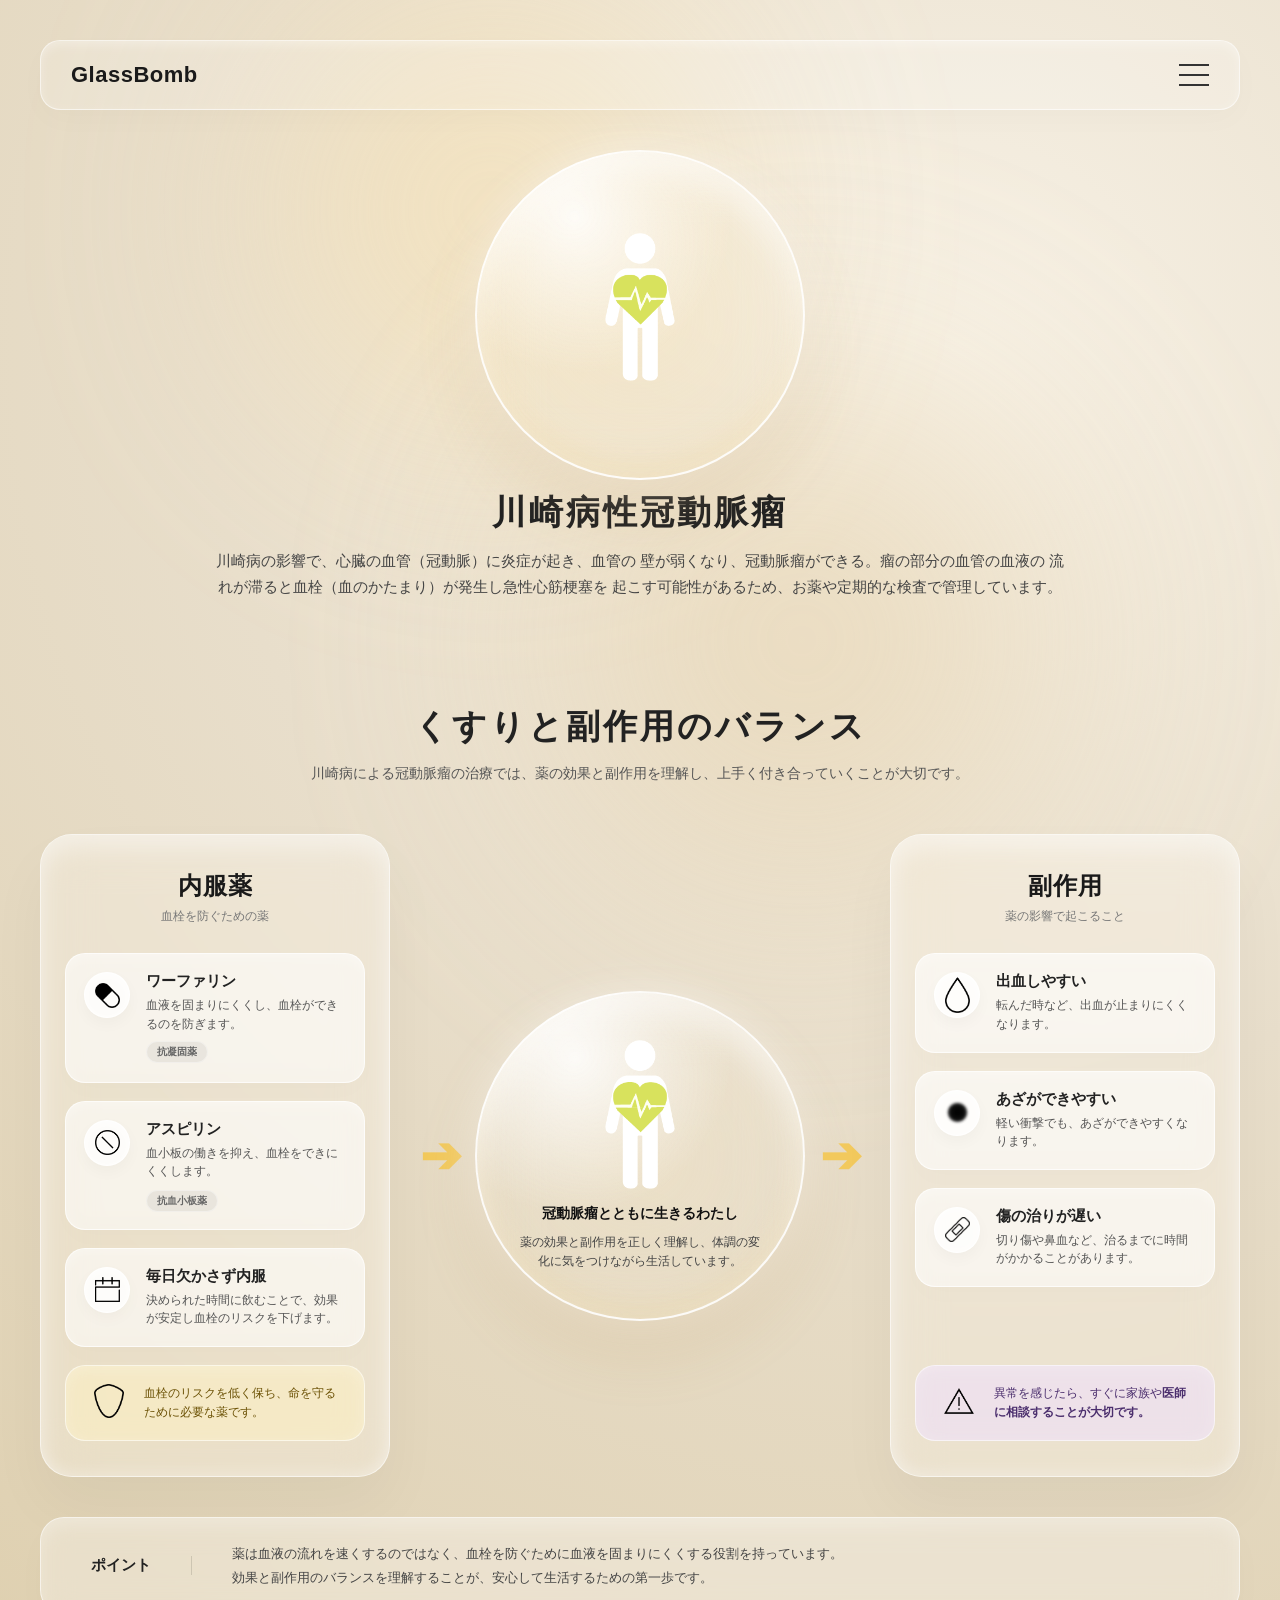
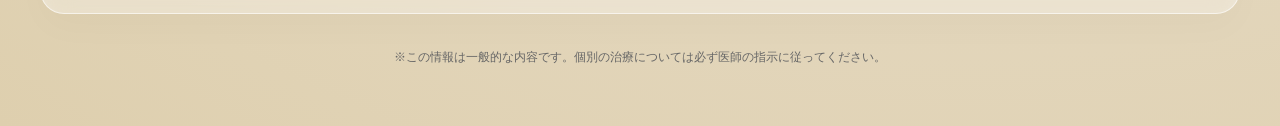
<file: index.html>
<!DOCTYPE html>
<html lang="ja">

<head>
    <meta charset="UTF-8">
    <link rel="stylesheet" href="style.css">
    <script src="script.js" defer></script>
    <meta name="viewport" content="width=device-width, initial-scale=1.0">
    <title>Document</title>
</head>

<body>
    <header>
        <div class="maintittle">
            <a href="index.html">
                <h1>GlassBomb</h1>
            </a>
        </div>

        <button class="menu-btn" id="menuBtn" aria-label="メニューを開く">
            <span></span>
            <span></span>
            <span></span>
        </button>

        <ul class="nav-menu" id="navMenu">
            <li>
                <p>GlassBomb</p>
            </li>
            <li><a href="index.html">川崎病性冠動脈瘤とは</a></li>
            <li><a href="content1.html">自分と病気とは</a></li>
        </ul>
    </header>
    <main>
        <div class="section1">
            <div class="center-container">
                <div class="circle-display">
                    <div class="human-icon"><img src="images/aset1.png"></div>
                </div>
            </div>
            <div class="section1-tittle">
                <p>
                    川崎病性冠動脈瘤
                </p>
            </div>
            <div class="section1-subtitle">
                <p>
                    川崎病の影響で、心臓の血管（冠動脈）に炎症が起き、血管の 壁が弱くなり、冠動脈瘤ができる。瘤の部分の血管の血液の 流れが滞ると血栓（血のかたまり）が発生し急性心筋梗塞を
                    起こす可能性があるため、お薬や定期的な検査で管理しています。
                </p>
            </div>
        </div>

        <div class="section2">
            <div class="section2-title">
                <p>
                    くすりと副作用のバランス
                </p>
            </div>
            <div class="section2-subtitle">
                <p>
                    川崎病による冠動脈瘤の治療では、薬の効果と副作用を理解し、上手く付き合っていくことが大切です。
                </p>
            </div>
        </div>

        <div class="section3">
            <div class="grid">

                <section class="card border-card">
                    <h3 class="card-title">内服薬</h3>
                    <p class="card-subtitle">血栓を防ぐための薬</p>

                    <div class="item-box">
                        <span class="item-icon icon-pink"><img src="images/aset3.png"></span>
                        <div class="item-text">
                            <h4>ワーファリン</h4>
                            <p>血液を固まりにくくし、血栓ができるのを防ぎます。</p>
                            <span class="badge">抗凝固薬</span>
                        </div>
                    </div>

                    <div class="item-box">
                        <span class="item-icon icon-white"><img src="images/aset4.png"></span>
                        <div class="item-text">
                            <h4>アスピリン</h4>
                            <p>血小板の働きを抑え、血栓をできにくくします。</p>
                            <span class="badge">抗血小板薬</span>
                        </div>
                    </div>

                    <div class="item-box">
                        <span class="item-icon icon-green"><img src="images/aset2.png"></span>
                        <div class="item-text">
                            <h4>毎日欠かさず内服</h4>
                            <p>決められた時間に飲むことで、効果が安定し血栓のリスクを下げます。</p>
                        </div>
                    </div>

                    <div class="info-alert alert-yellow">
                        <span class="alert-icon"><img src="images/aset5.png"></span>
                        <p>血栓のリスクを低く保ち、命を守るために必要な薬です。</p>
                    </div>
                </section>

                <div class="center-container">
                    <div class="arrow-indicator">➔</div>

                    <div class="circle-display">
                        <div class="human-icon"><img src="images/aset1.png"></div>
                        <h4>冠動脈瘤とともに生きるわたし</h4>
                        <p>薬の効果と副作用を正しく理解し、体調の変化に気をつけながら生活しています。</p>
                    </div>

                    <div class="arrow-indicator">➔</div>
                </div>

                <section class="card border-card">
                    <h3 class="card-title">副作用</h3>
                    <p class="card-subtitle">薬の影響で起こること</p>

                    <div class="item-box">
                        <span class="item-icon icon-drop"><img src="images/aset7.png"></span>
                        <div class="item-text">
                            <h4>出血しやすい</h4>
                            <p>転んだ時など、出血が止まりにくくなります。</p>
                        </div>
                    </div>

                    <div class="item-box">
                        <span class="item-icon icon-purple"><img src="images/aset8.png"></span>
                        <div class="item-text">
                            <h4>あざができやすい</h4>
                            <p>軽い衝撃でも、あざができやすくなります。</p>
                        </div>
                    </div>

                    <div class="item-box">
                        <span class="item-icon icon-band"><img src="images/aset9.png"></span>
                        <div class="item-text">
                            <h4>傷の治りが遅い</h4>
                            <p>切り傷や鼻血など、治るまでに時間がかかることがあります。</p>
                        </div>
                    </div>

                    <div class="info-alert alert-purple">
                        <span class="alert-icon"><img src="images/aset6.png"></span>
                        <p>異常を感じたら、すぐに家族や<strong>医師に相談することが大切です。</strong></p>
                    </div>
                </section>
            </div>
            <div class="bottom-points">
                <div class="point-badge">
                    <span class="lightbulb"></span> ポイント
                </div>
                <div class="point-text">
                    <p>薬は血液の流れを速くするのではなく、血栓を防ぐために血液を固まりにくくする役割を持っています。</p>
                    <p>効果と副作用のバランスを理解することが、安心して生活するための第一歩です。</p>
                </div>
            </div>

            <p class="disclaimer">※この情報は一般的な内容です。個別の治療については必ず医師の指示に従ってください。</p>
        </div>

    </main>
</body>

</html>
</file>
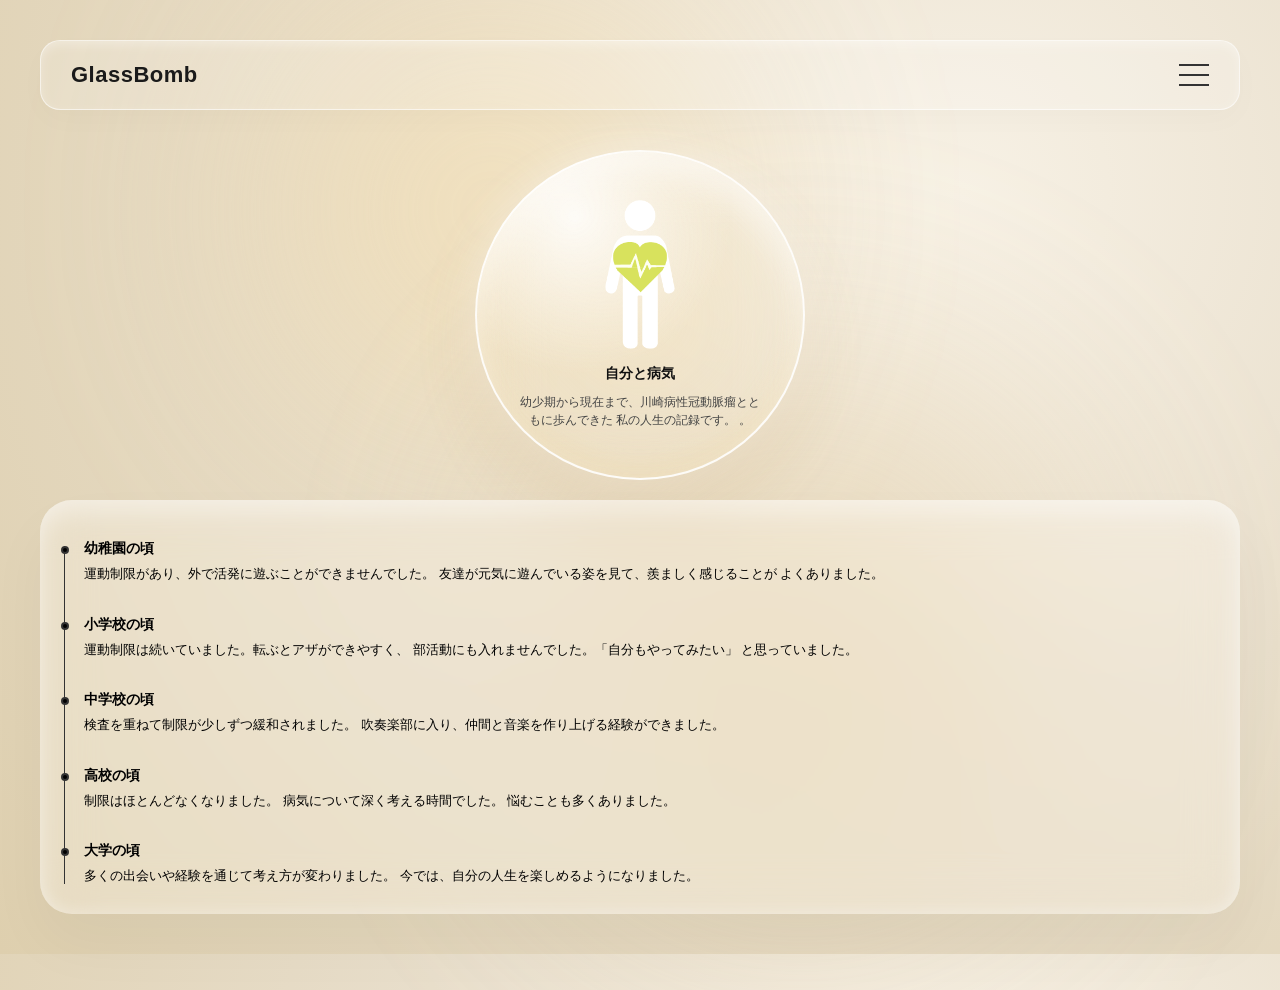
<file: content1.html>
<!DOCTYPE html>
<html lang="ja">

<head>
    <meta charset="UTF-8">
    <link rel="stylesheet" href="style.css">
    <script src="script.js" defer></script>
    <meta name="viewport" content="width=device-width, initial-scale=1.0">
    <title>Document</title>
</head>

<body>
    <header>
        <div class="maintittle">
            <a href="index.html">
                <h1>GlassBomb</h1>
            </a>
        </div>

        <button class="menu-btn" id="menuBtn" aria-label="メニューを開く">
            <span></span>
            <span></span>
            <span></span>
        </button>

        <ul class="nav-menu" id="navMenu">
            <li>
                <p>GLASSBOMB</p>
            </li>
            <li><a href="index.html">川崎病性冠動脈瘤とは</a></li>
            <li><a href="content1.html">自分と病気とは</a></li>
        </ul>
    </header>
    <main>
        <div class="center-container">
            <div class="circle-display">
                <div class="human-icon"><img src="images/aset1.png"></div>
                <h4>自分と病気</h4>
                <p>幼少期から現在まで、川崎病性冠動脈瘤とともに歩んできた
                    私の人生の記録です。
                    。
                </p>
            </div>
        </div>
        <div class="content1content2">
            <div class="timeline-container">
                <div class="timeline-item">
                    <div class="timeline-dot"></div>
                    <div class="timeline-body">
                        <h4>幼稚園の頃</h4>
                        <p>運動制限があり、外で活発に遊ぶことができませんでした。
                            友達が元気に遊んでいる姿を見て、羨ましく感じることが
                            よくありました。</p>
                    </div>
                </div>
                <div class="timeline-item">
                    <div class="timeline-dot"></div>
                    <div class="timeline-body">
                        <h4>小学校の頃</h4>
                        <p>運動制限は続いていました。転ぶとアザができやすく、
                            部活動にも入れませんでした。「自分もやってみたい」
                            と思っていました。</p>
                    </div>
                </div>
                <div class="timeline-item">
                    <div class="timeline-dot"></div>
                    <div class="timeline-body">
                        <h4>中学校の頃</h4>
                        <p>検査を重ねて制限が少しずつ緩和されました。
                            吹奏楽部に入り、仲間と音楽を作り上げる経験ができました。</p>
                    </div>
                </div>
                <div class="timeline-item">
                    <div class="timeline-dot"></div>
                    <div class="timeline-body">
                        <h4>高校の頃</h4>
                        <p>制限はほとんどなくなりました。
                            病気について深く考える時間でした。
                            悩むことも多くありました。</p>
                    </div>
                </div>
                <div class="timeline-item">
                    <div class="timeline-dot"></div>
                    <div class="timeline-body">
                        <h4>大学の頃</h4>
                        <p>多くの出会いや経験を通じて考え方が変わりました。
                            今では、自分の人生を楽しめるようになりました。</p>
                    </div>
                </div>
            </div>
        </div>
    </main>
</body>

</html>
</file>
<file: style.css>
/* =========================================
   1. 全体のリセットと背景デザイン
   ========================================= */
* {
    margin: 0;
    padding: 0;
    box-sizing: border-box;
    font-family: "Helvetica Neue", Arial, "Hiragino Kaku Gothic ProN", "Hiragino Sans", Meiryo, sans-serif;
}

body {
    background: radial-gradient(circle at 75% 20%, #f7f1e5 0%, #e8decb 45%, #decfae 100%);
    display: flex;
    flex-direction: column;
    align-items: center;
    overflow-x: hidden;
    padding: 40px 24px;
}

body::before,
body::after {
    content: "";
    position: absolute;
    border-radius: 50%;
    filter: blur(120px);
    z-index: 0;
    opacity: 0.65;
    pointer-events: none;
}

body::before {
    width: 600px;
    height: 600px;
    background: radial-gradient(circle, #fce0a2 0%, rgba(252, 224, 162, 0) 70%);
    top: -10%;
    left: 15%;
}

body::after {
    width: 700px;
    height: 700px;
    background: radial-gradient(circle, #e2cb9f 0%, rgba(226, 203, 159, 0) 70%);
    bottom: -10%;
    right: 10%;
}

header {
    display: flex;
    justify-content: space-between;
    align-items: center;
    height: 70px;
    position: relative;
    max-width: 1200px;
    width: 100%;
    padding: 18px 30px;
    background: rgba(255, 255, 255, 0.2);
    border-radius: 20px;
    border: 1px solid rgba(255, 255, 255, 0.6);
    box-shadow: 0 10px 30px rgba(0, 0, 0, 0.02), inset 0 4px 10px rgba(255, 255, 255, 0.3);
    margin-bottom: 40px;
}


.maintittle a {
    text-decoration: none;
}

.maintittle h1 {
    font-size: 22px;
    font-weight: 800;
    color: #1a1a1a;
    letter-spacing: 0.5px;
}



/* ==========================================
           2. ハンバーガーボタン (3本線)
        ========================================== */
.menu-btn {
    width: 30px;
    height: 22px;
    display: flex;
    flex-direction: column;
    justify-content: space-between;
    background: none;
    border: none;
    cursor: pointer;
    z-index: 100;
    /* メニューが開いた時もボタンを最前面にする */
}

.menu-btn span {
    display: block;
    width: 100%;
    height: 2px;
    background-color: #333;
    transition: all 0.4s cubic-bezier(0.4, 0, 0.2, 1);
}

/* 【追加】メニューが開いた時(active)は、線の色を白色（#fff）にする */
.menu-btn.active span {
    background-color: #fff;
}

/* ボタンがクリックされた時(active)の「X」の形状 */
.menu-btn.active span:nth-child(1) {
    transform: translateY(10px) rotate(45deg);
}

.menu-btn.active span:nth-child(2) {
    opacity: 0;
    transform: translateX(-10px);
}

.menu-btn.active span:nth-child(3) {
    transform: translateY(-10px) rotate(-45deg);
}

/* ==========================================
           3. フルスクリーンメニュー本体
        ========================================== */
.nav-menu {
    position: fixed;
    top: 0;
    right: -100%;
    /* 初期状態は画面の右外に隠す */
    width: 100%;
    height: 100vh;
    background: rgba(17, 17, 17, 0.98);
    backdrop-filter: blur(8px);
    /* 背景を少しぼかす効果 */
    list-style: none;
    display: flex;
    flex-direction: column;
    justify-content: center;
    align-items: center;
    transition: all 0.4s ease;
    z-index: 90;
}

/* メニューが開いた時(active) */
.nav-menu.active {
    right: 0;

    /* 右外から画面ぴったりにスライドイン */
}

.nav-menu li {
    margin: 25px 0;
    opacity: 0;
    transform: translateY(20px);
    transition: all 0.4s ease;
}

/* メニューが開いた後、文字をふわっと浮き上がらせる */
.nav-menu.active li {
    opacity: 1;
    transform: translateY(0);
    transition-delay: 0.2s;
    /* ボタンの動きより少し遅らせる */
}

.nav-menu a {
    color: #fff;
    text-decoration: none;
    font-size: 1.3rem;
    letter-spacing: 2px;
    transition: color 0.3s;
    font-family: "itc-bradley-hand-std",
        sans-serif;
    font-weight: 200;
    font-style: normal;
}

.nav-menu a:hover {
    color: #fffd88;
}

.nav-menu p {
    color: #fff;
    text-decoration: none;
    font-size: 2.5rem;
    font-family: "itc-bradley-hand-std",
        sans-serif;
    font-weight: 700;
    font-style: normal;
}


/* =========================================
   5. メインレイアウトと見出し
   ========================================= */
main {
    position: relative;
    z-index: 1;
    width: 100%;
    max-width: 1200px;
}

.section1 {
    display: flex;
    flex-direction: column;
    margin: 0 auto;
    text-align: center;
    max-width: 850px;
    padding: 0px 0px 50px 0px;
}

.section2 {
    display: flex;
    flex-direction: column;
    margin: 0 auto;
    text-align: center;
    max-width: 850px;
    padding: 0px 0px 0px 0px;
}

.section1-tittle p {
    font-size: 34px;
    font-weight: 800;
    letter-spacing: 3px;
    color: #222;
    margin-top: 10px;
    margin-bottom: 12px;
}

.section1-subtitle p {
    font-size: 15px;
    color: #444;
    line-height: 1.7;
    margin-bottom: 45px;
    font-weight: 500;
}

.section2-title p {
    font-size: 34px;
    font-weight: 800;
    letter-spacing: 3px;
    color: #222;
    margin-top: 10px;
    margin-bottom: 12px;
}

.section2-subtitle p {
    font-size: 14px;
    color: #555;
    line-height: 1.6;
    margin-bottom: 50px;
}

/* =========================================
   6. グリッドと大判ガラスカード
   ========================================= */
.grid {
    display: grid;
    grid-template-columns: 1fr 1.25fr 1fr;
    gap: 30px;
    align-items: stretch;
    margin-bottom: 40px;
}

.card {
    background: rgba(255, 255, 255, 0.25);
    backdrop-filter: blur(25px) saturate(110%);
    -webkit-backdrop-filter: blur(25px) saturate(110%);
    border-radius: 32px;
    padding: 35px 24px;
    display: flex;
    flex-direction: column;
    gap: 18px;
}

.border-card {
    border: 1px solid rgba(255, 255, 255, 0.65);
    box-shadow:
        0 30px 60px rgba(0, 0, 0, 0.04),
        inset 0 12px 24px rgba(255, 255, 255, 0.45),
        inset 0 -6px 12px rgba(255, 255, 255, 0.15);
}

.card-title {
    text-align: center;
    font-size: 24px;
    font-weight: 700;
    color: #1a1a1a;
    letter-spacing: 1px;
}

.card-subtitle {
    text-align: center;
    font-size: 12px;
    color: #777;
    margin-top: -12px;
    margin-bottom: 10px;
    font-weight: 500;
}

/* =========================================
   7. 内部パーツ（小サイズガラスレイヤー）
   ========================================= */
.item-box {
    background: rgba(255, 255, 255, 0.45);
    backdrop-filter: blur(10px);
    -webkit-backdrop-filter: blur(10px);
    border-radius: 20px;
    padding: 18px;
    display: flex;
    gap: 16px;
    align-items: flex-start;
    border: 1px solid rgba(255, 255, 255, 0.75);
    box-shadow: 0 10px 25px rgba(0, 0, 0, 0.01), inset 0 4px 12px rgba(255, 255, 255, 0.4);
    transition: transform 0.3s ease, background 0.3s;
}

.item-box:hover {
    transform: translateY(-2px);
    background: rgba(255, 255, 255, 0.55);
}

.item-icon {
    width: 46px;
    height: 46px;
    border-radius: 50%;
    display: flex;
    justify-content: center;
    align-items: center;
    font-size: 22px;
    background: rgba(255, 255, 255, 0.75);
    border: 1px solid rgba(255, 255, 255, 0.9);
    box-shadow: 0 6px 15px rgba(0, 0, 0, 0.03), inset 0 2px 6px rgba(255, 255, 255, 0.6);
    flex-shrink: 0;
}

.item-icon img {
    width: 25px;
    height: auto;
}

.item-text h4 {
    font-size: 15px;
    font-weight: 700;
    color: #222;
    margin-bottom: 5px;
}

.item-text p {
    font-size: 12px;
    color: #555;
    line-height: 1.55;
}

.badge {
    display: inline-block;
    font-size: 10px;
    font-weight: 600;
    background: rgba(0, 0, 0, 0.06);
    color: #666;
    padding: 3px 10px;
    border-radius: 12px;
    margin-top: 8px;
    border: 1px solid rgba(255, 255, 255, 0.4);
}

/* =========================================
   8. アラート（半透明カラーガラス）
   ========================================= */
.info-alert {
    margin-top: auto;
    border-radius: 20px;
    padding: 18px;
    display: flex;
    gap: 20px;
    align-items: center;
    border: 1px solid rgba(255, 255, 255, 0.6);
    box-shadow: inset 0 4px 15px rgba(255, 255, 255, 0.2);

}

.info-alert p {
    font-size: 12px;
    line-height: 1.6;
    font-weight: 500;
}

.alert-yellow {
    background: rgba(254, 241, 196, 0.55);
    color: #6b5105;
}

.alert-purple {
    background: rgba(239, 224, 255, 0.55);
    color: #4b2e6d;
}

.alert-icon img {
    width: 30px;
    height: auto;
    margin-left: 10px;
}

/* =========================================
   9. 中央：立体的な3Dガラス球体ドーム
   ========================================= */
.center-container {
    display: flex;
    align-items: center;
    justify-content: center;
    gap: 15px;
}

.arrow-indicator {
    color: #f6c543;
    font-weight: bold;
    letter-spacing: -2px;
    font-size: 50px;
    opacity: 0.8;
}

.circle-display {
    width: 330px;
    height: 330px;
    border-radius: 50%;
    backdrop-filter: blur(30px);
    -webkit-backdrop-filter: blur(30px);
    background:
        radial-gradient(circle at 30% 20%, rgba(255, 255, 255, 0.85) 0%, rgba(255, 255, 255, 0) 45%),
        radial-gradient(circle at 50% 50%, rgba(250, 235, 200, 0.25) 0%, rgba(255, 255, 255, 0.05) 80%);
    border: 2px solid rgba(255, 255, 255, 0.85);
    box-shadow:
        0 30px 60px rgba(190, 150, 90, 0.18),
        0 0 40px rgba(255, 255, 255, 0.5),
        inset 0 20px 30px rgba(255, 255, 255, 0.55),
        inset 0 -15px 25px rgba(240, 210, 140, 0.2);
    display: flex;
    flex-direction: column;
    justify-content: center;
    align-items: center;
    padding: 40px;
    text-align: center;
}

.circle-heart-top {
    font-size: 32px;
    margin-bottom: 8px;
    filter: drop-shadow(0 4px 10px rgba(245, 180, 40, 0.3));
}

.human-icon img {
    width: 70px;
    height: auto;
    margin-bottom: 12px;
}

.circle-display h4 {
    font-size: 14px;
    font-weight: 700;
    color: #111;
    margin-bottom: 10px;
}

.circle-display p {
    font-size: 11.5px;
    color: #444;
    line-height: 1.65;
    font-weight: 500;
}

/* =========================================
   10. ボトム（横長のガラスポイント帯）
   ========================================= */
.bottom-points {
    background: rgba(255, 255, 255, 0.3);
    backdrop-filter: blur(15px);
    -webkit-backdrop-filter: blur(15px);
    border-radius: 24px;
    padding: 24px 40px;
    display: flex;
    align-items: center;
    gap: 40px;
    border: 1px solid rgba(255, 255, 255, 0.6);
    box-shadow:
        0 15px 35px rgba(0, 0, 0, 0.02),
        inset 0 8px 16px rgba(255, 255, 255, 0.25);
    margin-top: 10px;
    margin-bottom: 35px;
}

.point-badge {
    display: flex;
    align-items: center;
    gap: 10px;
    font-weight: 700;
    font-size: 15px;
    color: #222;
    border-right: 1px solid rgba(0, 0, 0, 0.12);
    padding-right: 40px;
    white-space: nowrap;
}

.lightbulb {
    font-size: 20px;
}

.point-text p {
    font-size: 13px;
    color: #444;
    line-height: 1.8;
}

/* 免責文 */
.disclaimer {
    text-align: center;
    font-size: 12px;
    color: #666;
    margin-bottom: 20px;
}

.timeline-container {
    position: relative;
    padding-left: 20px;
    margin-top: 16px;
}

/* グレイ面に静かに馴染む極細縦線 */
.timeline-container::before {
    content: '';
    position: absolute;
    left: 0;
    top: 6px;
    bottom: 6px;
    width: 1px;
    background-color: #333;
}

.timeline-item {
    position: relative;
    margin-bottom: 28px;
    padding-bottom: 4px;
}

.timeline-item:last-child {
    margin-bottom: 0;
}

/* タイムライン上のソリッドな白いドット */
.timeline-dot {
    position: absolute;
    left: -23.5px;
    top: 6px;
    width: 8px;
    height: 8px;
    background-color: black;
    /* 黒背景に映えるピュアホワイトの点 */
    border-radius: 50%;
    border: 2px solid #333;
    ;
    /* 背後の線をマスクするグレイの余白 */
    z-index: 2;
}

.timeline-body h4 {
    font-size: 14px;
    font-weight: 700;
    color: var(--text-primary);
    margin-bottom: 6px;
}

.timeline-body p {
    font-size: 13px;
    color: var(--text-secondary);
    line-height: 1.5;
}

.timeline-arrow {
    display: none;
}

.content1content2 {
    border-radius: 32px;
    box-shadow: 0 30px 60px rgba(0, 0, 0, 0.04), inset 0 12px 24px rgba(255, 255, 255, 0.45), inset 0 -6px 12px rgba(255, 255, 255, 0.15);
    background: rgba(255, 255, 255, 0.25);
    margin-top: 20px;
    padding: 24px 24px;
    backdrop-filter: blur(25px) saturate(110%);
    -webkit-backdrop-filter: blur(25px)
}

/* =========================================
   11. レスポンシブ
   ========================================= */
@media (max-width: 992px) {
    .grid {
        grid-template-columns: 1fr;
        gap: 40px;
    }

    .center-container {
        flex-direction: column;
        padding: 20px 0;
    }

    .arrow-indicator {
        transform: rotate(90deg);
        margin: 10px 0;
    }

    .bottom-points {
        flex-direction: column;
        align-items: flex-start;
        gap: 15px;
        padding: 25px;
    }

    .point-badge {
        border-right: none;
        border-bottom: 1px solid rgba(0, 0, 0, 0.08);
        padding-right: 0;
        padding-bottom: 12px;
        width: 100%;
    }
}
</file>
